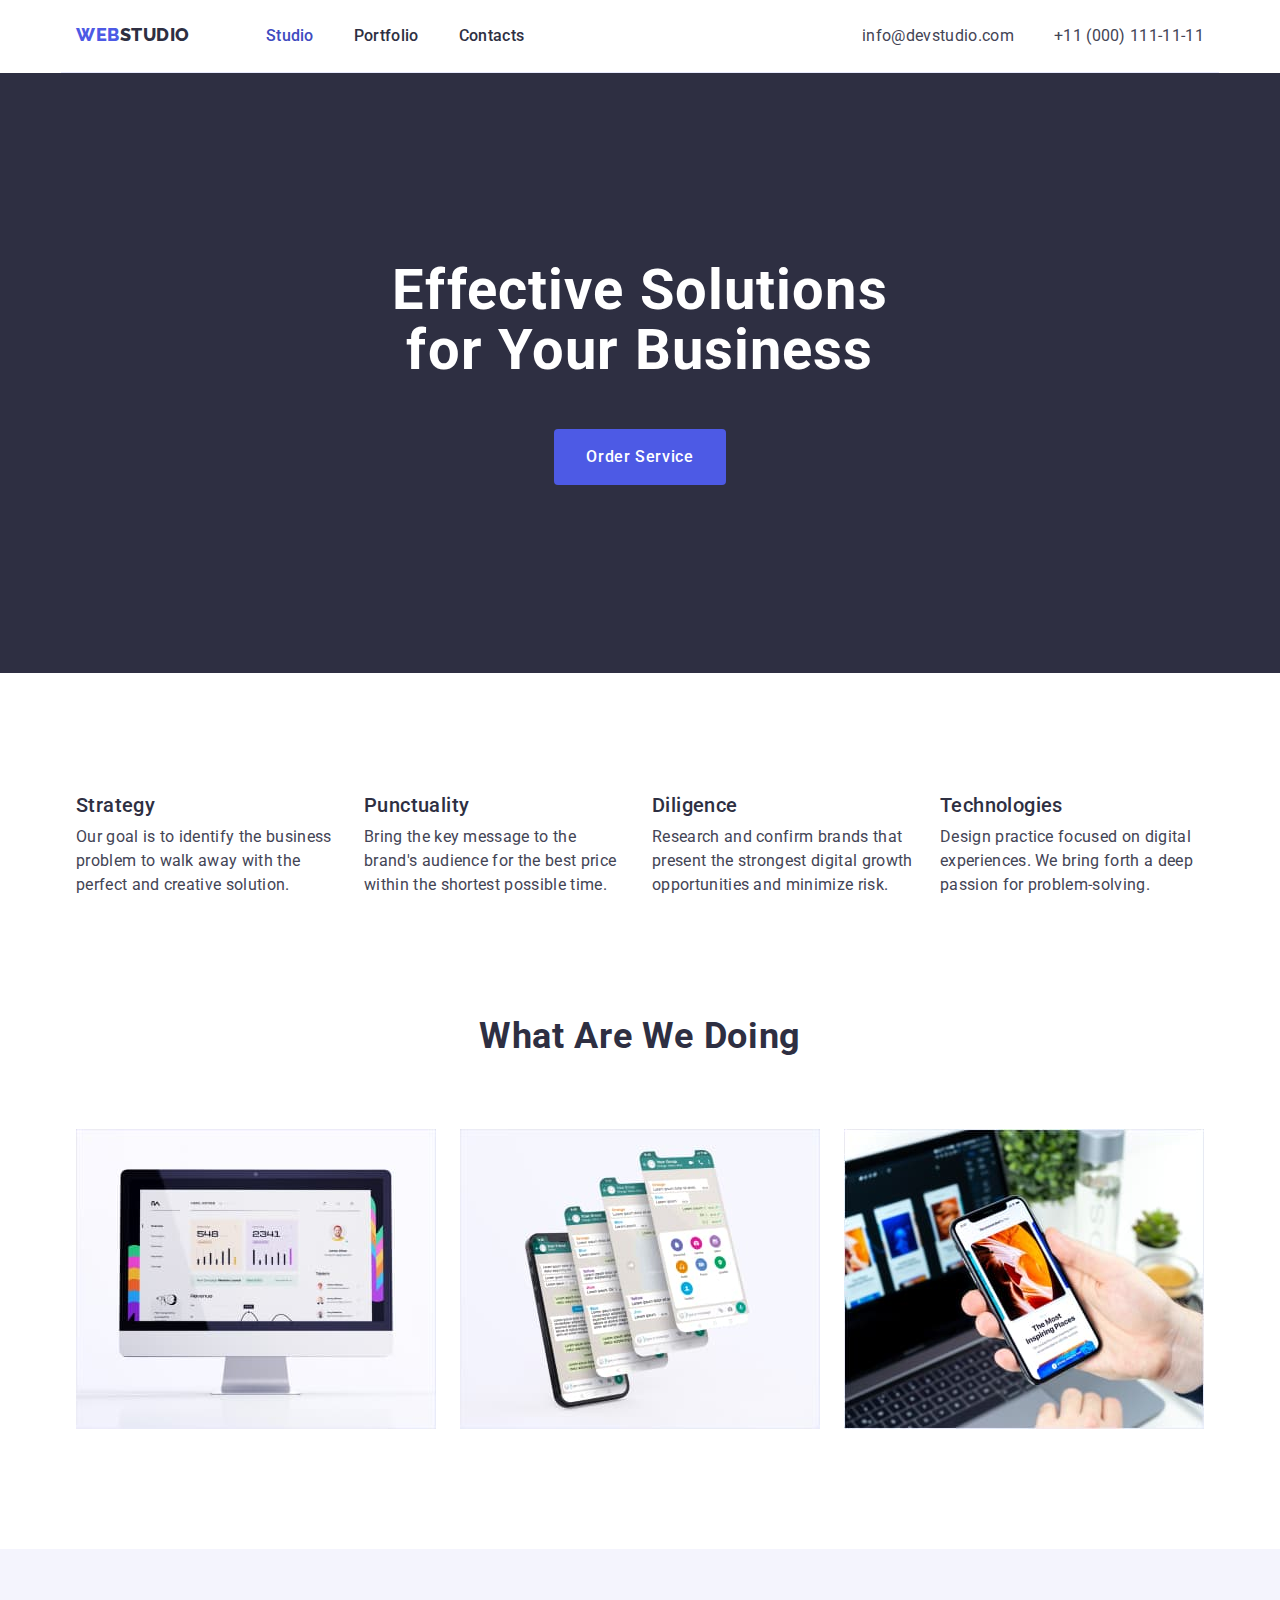
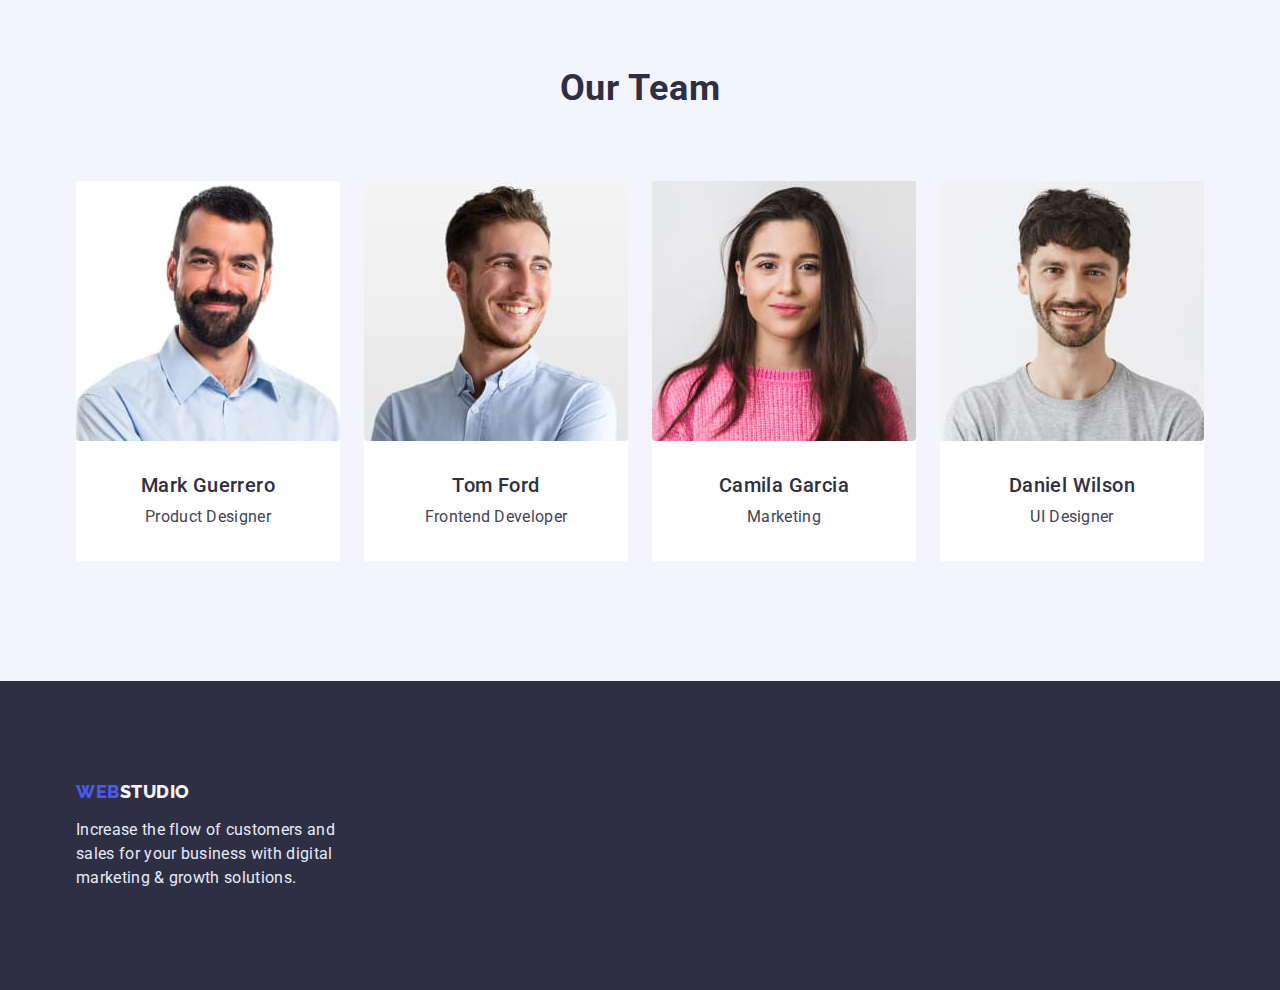
<file: index.html>
<!DOCTYPE html>
<html lang="en">
  <head>
    <meta charset="UTF-8" />
    <meta http-equiv="X-UA-Compatible" content="IE=edge" />
    <meta name="viewport" content="width=device-width, initial-scale=1.0" />
    <title>WebStudio</title>
    <link rel="preconnect" href="https://fonts.googleapis.com" />
    <link rel="preconnect" href="https://fonts.gstatic.com" crossorigin />
    <link
      href="https://fonts.googleapis.com/css2?family=Raleway:wght@800&family=Roboto:wght@400;500;700&display=swap"
      rel="stylesheet"
    />
    <link rel="stylesheet" href="https://cdnjs.cloudflare.com/ajax/libs/modern-normalize/1.1.0/modern-normalize.min.css" />
    <link rel="stylesheet" href="./css/styles.css" />
  </head>

  <body>
    <header class="header">
      <div class="container header-container">
      <nav class="nav">
        <a class="header-logo logo link" href="./index.html">Web<span class="header-web">Studio</span></a
        >
        <ul class="header-list list">
          <li class="header-item">
            <a class="header-link link current" href="./index.html">Studio</a>
          </li>
          <li class="header-item">
            <a class="header-link link" href="./portfolio.html">Portfolio</a>
          </li>
          <li class="header-item">
            <a class="header-link link" href="">Contacts</a>
          </li>
        </ul>
      </nav>
      <address class="address">
        <ul class="address-list list">
          <li class="address-item">
            <a class="address-link link" href="mailto:info@devstudio.com"
              >info@devstudio.com</a
            >
          </li>
          <li class="address-item">
            <a class="address-link link" href="tel:+110001111111"
              >+11 (000) 111-11-11</a
            >
          </li>
        </ul>
      </address>
      </div>
    </header>

    <main>
      <!--Hero-->
      <section class="hero">
        <div class="container hero-container">
        <h1 class="hero-title">Effective Solutions for Your Business</h1>
        <button type="button" class="hero-btn">Order Service</button>
        </div>
      </section>

      <!--Feutures-->
      <section class="feutures">
        <div class="container feutures-container">
        <h2 hidden>Feutures</h2>
        <ul class="feutures-list list">
          <li class="feutures-item">
            <h3 class="feutures-subtitle">Strategy</h3>
            <p class="feutures-text">
              Our goal is to identify the business problem to walk away with the
              perfect and creative solution.
            </p>
          </li>
          <li class="feutures-item">
            <h3 class="feutures-subtitle">Punctuality</h3>
            <p class="feutures-text">
              Bring the key message to the brand's audience for the best price
              within the shortest possible time.
            </p>
          </li>
          <li class="feutures-item">
            <h3 class="feutures-subtitle">Diligence</h3>
            <p class="feutures-text">
              Research and confirm brands that present the strongest digital
              growth opportunities and minimize risk.
            </p>
          </li>
          <li class="feutures-item">
            <h3 class="feutures-subtitle">Technologies</h3>
            <p class="feutures-text">
              Design practice focused on digital experiences. We bring forth a
              deep passion for problem-solving.
            </p>
          </li>
        </ul>
        </div>
      </section>

      <!--What are we doing-->
      <section class="projects">
        <div class="container projects-container">
        <h2 class="projects-title">What are we doing</h2>
        <ul class="projects-list list">
          <li class="projects-item">
            <img
              src="./images/feutures/computer.jpg"
              alt="Computer design"
              width="360"
              height="300"
            />
          </li>
          <li class="projects-item">
            <img
              src="./images/feutures/applications.jpg"
              alt="Applications design"
              width="360"
              height="300"
            />
          </li>
          <li class="projects-item">
            <img
              src="./images/feutures/phone.jpg"
              alt="Phone design"
              width="360"
              height="300"
            />
          </li>
        </ul>
        </div>
      </section>

      <!--Out team-->
      <section class="team">
        <div class="container team-container">
        <h2 class="team-title">Our Team</h2>
        <ul class="team-title-list list">
          <li class="team-item">
            <img class="team-item-photo"
              src="./images/our-team/mark-guerrero.jpg"
              alt="Mark Guerrero"
              width="264"
              height="260"
            />
            <div class="team-photo-content-border">
            <h3 class="team-subtitle">Mark Guerrero</h3>
            <p class="team-text">Product Designer</p>
            </div>
          </li>
          <li class="team-item">
            <img class="team-item-photo"
              src="./images/our-team/tom-ford.jpg"
              alt="Tom Ford"
              width="264"
              height="260"
            />
            <div class="team-photo-content-border">
            <h3 class="team-subtitle">Tom Ford</h3>
            <p class="team-text">Frontend Developer</p>
            </div>
          </li>
          <li class="team-item">
            <img class="team-item-photo"
              src="./images/our-team/camila-garcia.jpg"
              alt="Camila Garcia"
              width="264"
              height="260"
            />
            <div class="team-photo-content-border">
            <h3 class="team-subtitle">Camila Garcia</h3>
            <p class="team-text">Marketing</p>
            </div>
          </li>
          <li class="team-item">
            <img class="team-item-photo"
              src="./images/our-team/daniel-wilson.jpg"
              alt="Daniel Wilson"
              width="264"
              height="260"
            />
            <div class="team-photo-content-border">
            <h3 class="team-subtitle">Daniel Wilson</h3>
            <p class="team-text">UI Designer</p>

            </div>
          </li>
        </ul>
        </div>
      </section>
    </main>

    <footer class="footer">
      <div class="container footer-container">
      <a class="footer-logo logo link" href="./index.html">Web<span class="footer-web">Studio</span></a
        >
        <div class="footer-text-div">
      <p class="footer-text">
        Increase the flow of customers and sales for your business with digital
        marketing & growth solutions.
      </p>
        </div>
      </div>
    </footer>
  </body>
</html>
</file>
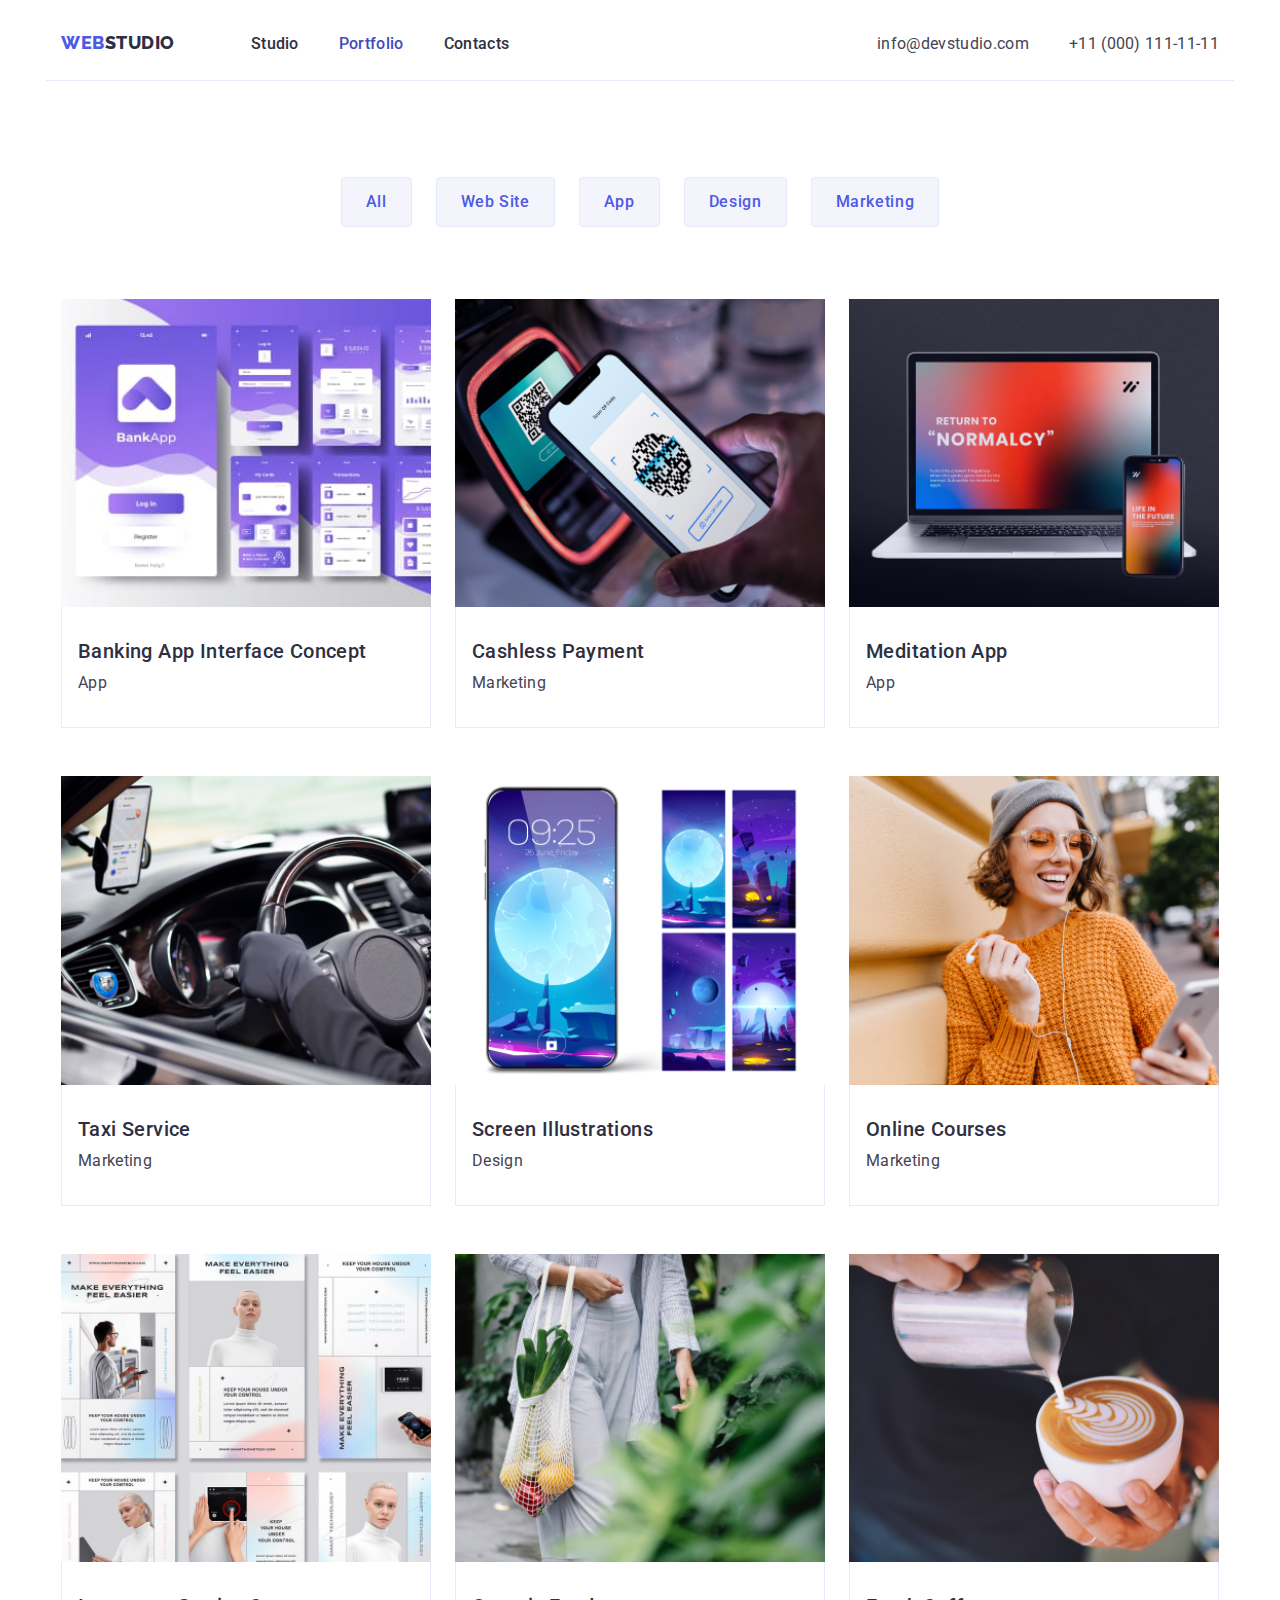
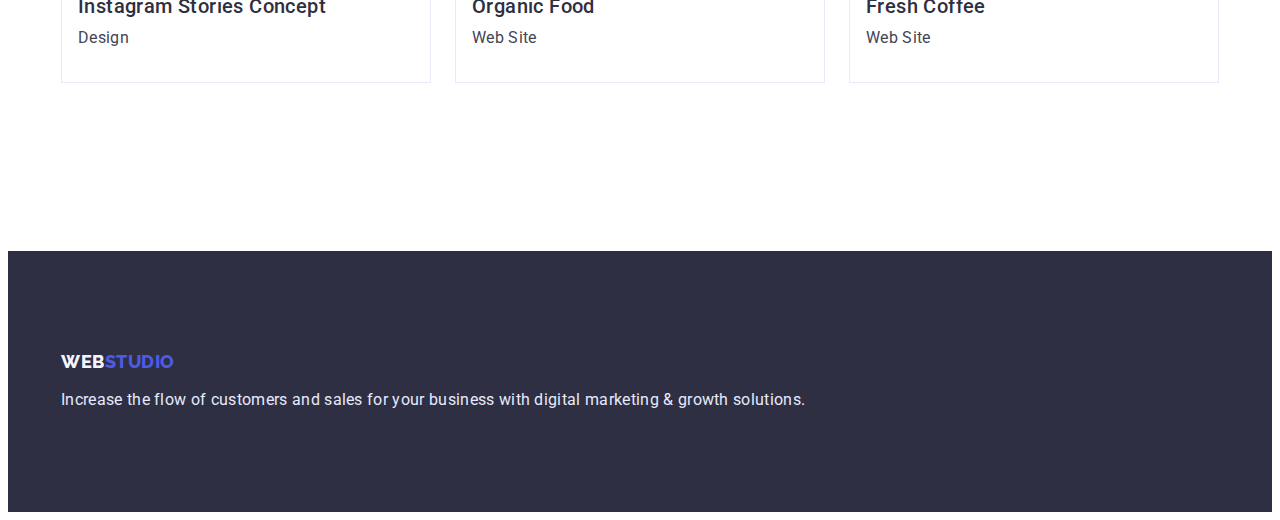
<file: portfolio.html>
<!DOCTYPE html>
<html lang="en">
  <head>
    <meta charset="UTF-8" />
    <meta http-equiv="X-UA-Compatible" content="IE=edge" />
    <meta name="viewport" content="width=device-width, initial-scale=1.0" />
    <title>WebStudio</title>
    <link rel="preconnect" href="https://fonts.googleapis.com" />
    <link rel="preconnect" href="https://fonts.gstatic.com" crossorigin />
    <link
      href="https://fonts.googleapis.com/css2?family=Raleway:wght@800&family=Roboto:wght@400;500;700&display=swap"
      rel="stylesheet"
    />
    <link rel="stylesheet" href="./css/styles.css" />
  </head>

  <body>
    <header class="header">
      <div class="container header-container">
      <nav class="nav">
      <a class="header-logo logo link" href="./index.html">Web<span class="header-web">Studio</span></a
        >
        <ul class="header-list list">
          <li class="header-item">
            <a class="header-link link" href="./index.html">Studio</a>
          </li>
          <li class="header-item">
            <a class="header-link link current" href="./portfolio.html">Portfolio</a>
          </li>
          <li class="header-item">
            <a class="header-link link" href="">Contacts</a>
          </li>
        </ul>
      </nav>
      <address class="address">
        <ul class="address-list list">
          <li class="address-item">
            <a class="address-link link" href="mailto:info@devstudio.com"
              >info@devstudio.com</a
            >
          </li>
          <li class="address-item">
            <a class="address-link link" href="tel:+110001111111"
              >+11 (000) 111-11-11</a
            >
          </li>
        </ul>
      </address>
      </div>
    </header>

    <main>
      <section class="portfolio">
        <div class="container portfolio-container">
        <h1 hidden>Portfolio cases</h1>
      <ul class="list portfolio-menu-card">
        <li class="portfolio-item">
          <button type="button" class="portfolio-page-btn">All</button>
        </li>
        <li class="portfolio-item">
          <button type="button" class="portfolio-page-btn">Web Site</button>
        </li>
        <li class="portfolio-item">
          <button type="button" class="portfolio-page-btn">App</button>
        </li>
        <li class="portfolio-item">
          <button type="button" class="portfolio-page-btn">Design</button>
        </li>
        <li class="portfolio-item">
          <button type="button" class="portfolio-page-btn">Marketing</button>
        </li>
      </ul>
      <ul class="list portfolio-pg-content">
        <li class="portfolio-item-content">
          <a class="link" href=""
            ><img
              src="./images/portfolio-page/bank-app.jpg"
              alt=""
              width="360"
              height="300"
            />
            <div class="portfolio-photo-content-border">
            <h2 class="portfolio-pg-namecard">Banking App Interface Concept</h2>
            <p class="portfolio-pg-text">App</p>
            <p class="portfolio-pg-text-back"></p>
            </div>
          </a>
        </li>
        <li class="portfolio-item-content">
          <a class="link" href=""
            ><img
              src="./images/portfolio-page/cashless-payment.jpg"
              alt=""
              width="360"
              height="300"
            /> 
            <div class="portfolio-photo-content-border">
            <h2 class="portfolio-pg-namecard">Cashless Payment</h2>
            <p class="portfolio-pg-text">Marketing</p>
            <p class="portfolio-pg-text-back"></p>
            </div>
          </a>
        </li>
        <li class="portfolio-item-content">
          <a class="link" href=""
            ><img
              src="./images/portfolio-page/meditation-app.jpg"
              alt=""
              width="360"
              height="300"
            /> 
            <div class="portfolio-photo-content-border">
            <h2 class="portfolio-pg-namecard">Meditation App</h2>
            <p class="portfolio-pg-text">App</p>
            <p class="portfolio-pg-text-back"></p>
            </div>
          </a>
        </li>
        <li class="portfolio-item-content">
          <a class="link" href=""
            ><img
              src="./images/portfolio-page/taxi-service.jpg"
              alt=""
              width="360"
              height="300"
            /> 
            <div class="portfolio-photo-content-border">
            <h2 class="portfolio-pg-namecard">Taxi Service</h2>
            <p class="portfolio-pg-text">Marketing</p>
            <p class="portfolio-pg-text-back"></p>
            </div>
          </a>
        </li>
        <li class="portfolio-item-content">
          <a class="link" href=""
            ><img
              src="./images/portfolio-page/screen-illustrations.jpg"
              alt=""
              width="360"
              height="300"
            /> 
            <div class="portfolio-photo-content-border">
            <h2 class="portfolio-pg-namecard">Screen Illustrations</h2>
            <p class="portfolio-pg-text">Design</p>
            <p class="portfolio-pg-text-back"></p>
            </div>
          </a>
        </li>
        <li class="portfolio-item-content">
          <a class="link" href=""
            ><img
              src="./images/portfolio-page/online-courses.jpg"
              alt=""
              width="360"
              height="300"
            /> 
            <div class="portfolio-photo-content-border">
            <h2 class="portfolio-pg-namecard">Online Courses</h2>
            <p class="portfolio-pg-text">Marketing</p>
            <p class="portfolio-pg-text-back"></p>
            </div>
          </a>
        </li>
        <li class="portfolio-item-content">
          <a class="link" href=""
            ><img
              src="./images/portfolio-page/instagram-stories.jpg"
              alt=""
              width="360"
              height="300"
            /> 
            <div class="portfolio-photo-content-border">
            <h2 class="portfolio-pg-namecard">Instagram Stories Concept</h2>
            <p class="portfolio-pg-text">Design</p>
            <p class="portfolio-pg-text-back"></p>
            </div>
          </a>
        </li>
        <li class="portfolio-item-content">
          <a class="link" href=""
            ><img
              src="./images/portfolio-page/organic-food.jpg"
              alt=""
              width="360"
              height="300"
            /> 
            <div class="portfolio-photo-content-border">
            <h2 class="portfolio-pg-namecard">Organic Food</h2>
            <p class="portfolio-pg-text">Web Site</p>
            <p class="portfolio-pg-text-back"></p>
            </div>
          </a>
        </li>
        <li class="portfolio-item-content">
          <a class="link" href=""
            ><img
              src="./images/portfolio-page/fresh-coffee.jpg"
              alt=""
              width="360"
              height="300"
            /> 
            <div class="portfolio-photo-content-border">
            <h2 class="portfolio-pg-namecard">Fresh Coffee</h2>
            <p class="portfolio-pg-text">Web Site</p>
            <p class="portfolio-pg-text-back"></p>
            </div>
          </a>
        </li>
      </ul>
        </div>
      </section>  
    </main>

    <footer class="footer">
      <div class="container footer-container">
      <a class="footer-logo logo link" href="./index.html"
        ><span class="footer-web">Web</span>Studio</a
      >
      <p class="footer-text">
        Increase the flow of customers and sales for your business with digital
        marketing & growth solutions.
      </p>
      </div>
    </footer>
  </body>
</html>
</file>
<file: css/styles.css>
:root {
    --primary-font: 'Roboto', sans-serif;
    --secondary-font: 'Raleway', sans-serif; 
    --backround-light: #F4F4FD;
    --background-dark: #2E2F42;
    --brand-color: #4d5ae5;
    --accent-color: #404bbf;
    --success: #31d0aa;
    --color-text-main: #434455;
    --color-text-second: #8e8f99;
    --accent-lines: #e7e9fc;
} 

.list {
    list-style: none;
}

.link {
    text-decoration: none;
}

p, h1, h2, h3, h4, h5, h6 {
    margin-top: 0;
    margin-bottom: 0;
}

ul, ol {
    margin-top: 0;
    margin-bottom: 0;
    padding-left: 0;
}

img {
    display: block;
}

button {
    cursor: pointer;
}

body {
    font-family: var(--primary-font);
    font-size: 16px;
    letter-spacing: 0.02em;
    color: var(--color-text-main);
}

.container {
    width: 1158px;
    padding-left: 15px;
    padding-right: 15px;
    margin-left: auto;
    margin-right: auto;
}
/* ============================== COMPONENTS ============================ */
.projects-title,
.team-title {
    margin-bottom: 72px;
    text-align: center;
    
    font-weight: 700;
    font-size: 36px;
    line-height: 1.11;
    text-align: center;
    letter-spacing: 0.02em;
    text-transform: capitalize;
    
    color: var(--background-dark);
}

.feutures-subtitle,
.team-subtitle {
    font-weight: 500;
    font-size: 20px;
    line-height: 1.2;
    letter-spacing: 0.02em;
    color: var(--background-dark);
}

.logo  {
    font-family: var(--secondary-font);
    font-weight: 800;
    font-size: 18px;
    letter-spacing: 0.03em;
    align-items: center;
    text-transform: uppercase;
}
/* ============================== /COMPONENTS ============================ */

/* ============================== HEADER  =============================== */
.header-container {
    display: flex;
    padding-top: 24px;
    padding-bottom: 24px;
    border-bottom: 1px solid var(--accent-lines);

    /* border: 1px solid tomato;
    background: teal; */
}

.logo {
    margin-right: 76px;

    line-height: 1.17;
    color: var(--brand-color);
}

.header-web {
    color: var(--background-dark);
}

.header {}

.header-link {
    font-weight: 500;
    line-height: 1.5;
    color: var(--background-dark);
}

.header-list {
    display: flex;
    align-items: center;
}

.header-item:not(:last-child) {
    margin-right: 40px;
}

.nav {
    display: flex;
    justify-content: center;
}

.nav .link:hover,
.nav .link:focus {
   color: var(--accent-color);
}

.link.current {
    color: var(--accent-color);
}

.address {
    font-style: normal;
    margin-left: auto;
}

.address-list {
    display: flex;
}

.address-link {
    font-weight: 400;
    line-height: 1.5;
    color: var(--color-text-main);
}

.address-link {
}

.address-link:hover,
.address-link:focus {
    color: var(--accent-color);
}

.address-item + .address-item {
    margin-left: 40px;
}

/* ============================== /HEADER ============================= */

/* ============================== HERO  =============================== */
.hero-container {
    text-align: center;

    /* border: 1px solid teal;
    background: tomato; */
} 

.hero{
    background: var(--background-dark);
    padding-top: 188px;
    padding-bottom: 188px;
}

.hero-title {
    margin-left: auto;
    margin-right: auto;
    margin-bottom: 48px;
    width: 496px;
    font-weight: 700;
    font-size: 56px;
    line-height: 1.07;
    letter-spacing: 0.02em;
    text-align: center;
    color: #FFFFFF;
}

.hero-btn {
    display: inline-block;
    min-width: 169px;
    padding: 16px 32px;
    border: none;
    border-radius: 4px;

    font-family: inherit;
    font-weight: 500;
    font-size: 16px;
    line-height: 1.5;
    align-items: center;
    letter-spacing: 0.04em;
    color: #FFFFFF;
    background-color: var(--brand-color);
}

.hero-btn:hover,
.hero-btn:focus {
    background-color: var(--accent-color);
}
/* ============================== /HERO =============================== */

/* ============================== FEUTURES ============================ */
.feutures {
    padding-top: 120px;
    padding-bottom: 120px;

    /* background-color: teal; */
}

.feutures-list {
    display: flex;
}

.feutures-item {
    width: 264px;
}

.feutures-item:not(:last-child) {
    margin-right: 24px;
}

.feutures-text {
    margin-top: 8px;
    line-height: 1.5;
}
/* ============================== /FEUTURES ========================== */

/* ============================== PROJECTS =========================== */
.projects {
    padding-bottom: 120px;
}

.projects-list {
    display: flex;
    gap: 24px;
    /* justify-content: space-between; */
}

.project-item {
    flex-basis: calc((100% - 48px) / 3);
}

/* .projects-item:not(:nth-child(3n)) {
    margin-right: 24px;
} */
/* ============================== /PROJECTS ========================= */

/* ============================== TEAM =============================== */
.team {
    padding-top: 120px;
    padding-bottom: 120px;
    background-color: var(--backround-light)
}

.team-subtitle {
    text-align: center;
}

.team-title-list {
    display: flex;
    gap: 24px;
}

/* .team-item:not(:nth-child(4n)) {
    margin-right: 24px;
} */

.team-text {
    line-height: 1.5;
    text-align: center;
    margin-top: 8px;
}

.team-item {
    flex-basis: calc((100% - 72px) / 4);
    background-color: #fff;
}

.team-item-photo {
    border-radius: 0px 0px 4px 4px;
}

.team-photo-content-border {
    padding-top: 32px;
    padding-bottom: 32px;
}
/* ============================== /TEAM =============================== */

/* ============================== FOOTER =============================== */
.footer {
    padding-top: 100px;
    padding-bottom: 100px;
}

.footer {
    background: var(--background-dark);
}

.footer-logo {
    margin-right: o;
    line-height: 1.17;
    color: var(--brand-color);
}

.footer-web {
     color: var(--backround-light);
}

.footer-text {
    margin-top: 16px;
    line-height: 1.5;
    color: var(--accent-lines);
}

.footer-text-div {
    width: 264px;
}
/* ============================== /FOOTER =============================== */

/* ============================== PORTFOLIO PAGE ======================= */
.portfolio {
    padding-top: 96px;
    padding-bottom: 120px;
}

.portfolio-page-btn {
    display: inline-block;
    padding: 12px 24px;

    font-family: 'Roboto', sans-serif;
    font-weight: 500;
    font-size: 16px;
    line-height: 1.5;
    align-items: center;
    text-align: center;
    letter-spacing: 0.04em;
    color: var(--brand-color);
    background-color: var(--backround-light);

    border: 1px solid var(--accent-lines);
    border-radius: 4px
}

.portfolio-page-btn:hover,
.portfolio-page-btn:focus {
    color: #FFFFFF;
    background-color: var(--accent-color);
}

.portfolio-pg-namecard {
    margin-bottom: 8px;
    font-weight: 500;
    font-size: 20px;
    line-height: 1.2;
    letter-spacing: 0.02em;
    color: var(--background-dark);
}

.portfolio-pg-text {
    font-weight: 400;
    font-size: 16px;
    line-height: 1.5;
    letter-spacing: 0.02em;
    color: var(--color-text-main);
}

.portfolio-menu-card {
    display: flex;
    margin-bottom: 72px;
    justify-content: center;
}

.portfolio-item:not(:last-child) {
    margin-right: 24px;
}

.portfolio-pg-content {
    display: flex;
    flex-wrap: wrap;
}

.portfolio-item-content {
    width: calc((100% - 48px) / 3);
    margin-right: 24px;
    margin-bottom: 48px;
}

.portfolio-item-content:nth-child(3n) {
    margin-right: 0;
    margin-bottom: 0;
}

.portfolio-photo-content-border {
    padding-top: 32px;
    padding-bottom: 32px;
    padding-left: 16px;
    border: 1px solid var(--accent-lines);
    border-top: none;
}

img {
    width: 100%;
    height: auto;
} 
/* ============================== /PORTFOLIO PAGE ======================= */
</file>
